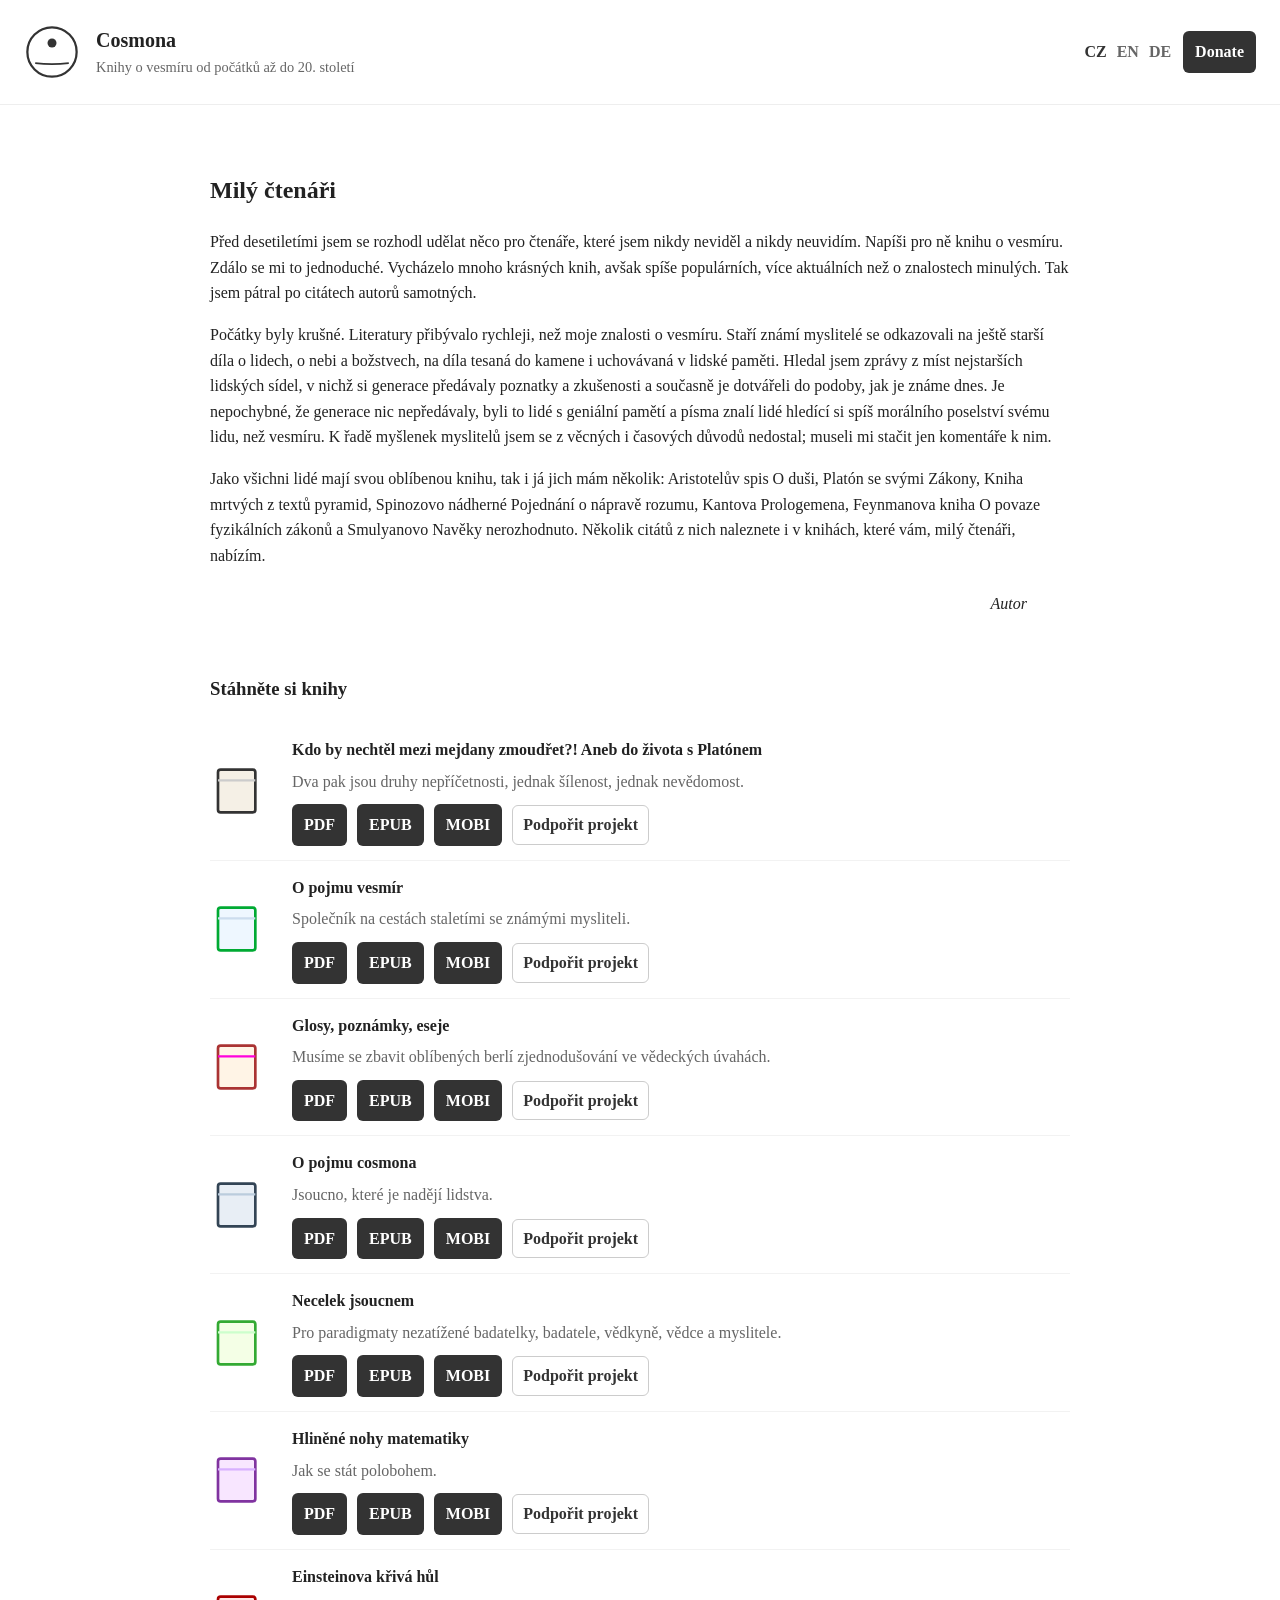
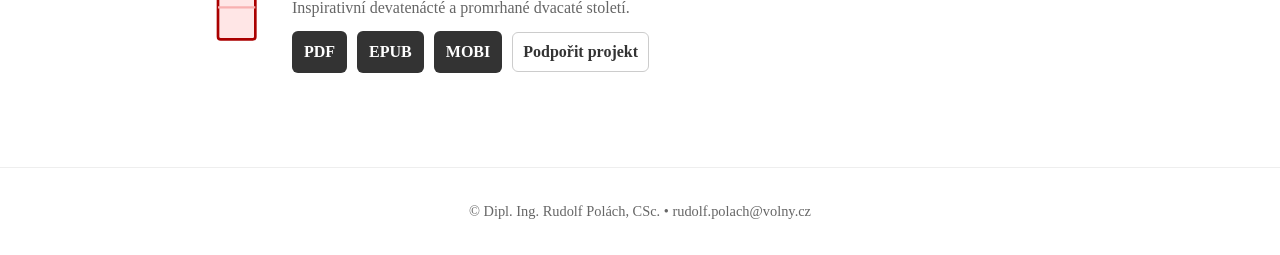
<file: index.html>
<!doctype html>
<html lang="cs">
<head>
 <!-- Google tag (gtag.js) -->
 <script async src="https://www.googletagmanager.com/gtag/js?id=G-7ZQGL3QBT3"></script>
 <script>
   window.dataLayer = window.dataLayer || [];
   function gtag(){dataLayer.push(arguments);}
   gtag('js', new Date());
   gtag('config', 'G-7ZQGL3QBT3');
 </script>

  <meta charset="utf-8" />
  <meta name="viewport" content="width=device-width,initial-scale=1" />
  <meta name="description" content="Autorská stránka Rudolfa Polácha. Knihy o vesmíru, starověkých textech, filozofii a myšlení od dávných civilizací po 20. století.">
  <title>Cosmona — Knihy o vesmíru Rudolfa Polácha</title>
  <link rel="icon" href="/favicon.svg" type="image/svg+xml">
  <link rel="stylesheet" href="index.css">
</head>
<body>
  <header class="site-header">
    <div class="brand">
      <svg class="logo" width="56" height="56" viewBox="0 0 100 100" aria-hidden="true">
        <circle cx="50" cy="50" r="44" fill="none" stroke="#333" stroke-width="4"/>
        <circle cx="50" cy="34" r="8" fill="#333"/>
        <path d="M20 70 C40 72, 60 72, 80 70" fill="none" stroke="#333" stroke-width="3"/>
      </svg>
      <div>
        <h1>Cosmona</h1>
        <p class="tag">Knihy o vesmíru od počátků až do 20. století</p>
      </div>
    </div>

    <nav class="top-right">
      <div class="lang-switch">
        <a href="index.html" class="active">CZ</a>
        <a href="index-en.html">EN</a>
        <a href="index-de.html">DE</a>
      </div>
      <a class="donate" href="donate.html">Donate</a>
    </nav>
  </header>

  <main class="container">
    <section class="intro">
      <h2>Milý čtenáři</h2>
      <p>
        Před desetiletími jsem se rozhodl udělat něco pro čtenáře, které jsem nikdy neviděl a nikdy neuvidím. Napíši pro ně knihu o vesmíru.
        Zdálo se mi to jednoduché. Vycházelo mnoho krásných knih, avšak spíše populárních, více aktuálních než  o znalostech minulých.
        Tak jsem pátral po citátech autorů samotných.
      </p>
      <p>
        Počátky byly krušné. Literatury přibývalo rychleji, než moje znalosti o vesmíru.
        Staří známí myslitelé se odkazovali na ještě starší díla o lidech, o nebi a božstvech, na díla tesaná do kamene i uchovávaná v lidské paměti.
        Hledal jsem zprávy z míst nejstarších lidských sídel, v nichž si generace předávaly poznatky a zkušenosti a současně je dotvářeli do podoby, jak je známe dnes.
        Je nepochybné, že generace nic nepředávaly, byli to lidé s geniální pamětí a písma znalí lidé hledící si spíš morálního poselství svému lidu, než vesmíru.
        K řadě myšlenek myslitelů jsem se z věcných i časových důvodů nedostal; museli mi stačit jen komentáře k nim. 
      </p>
      <p>
        Jako všichni lidé mají svou oblíbenou knihu, tak i já jich mám několik:
        Aristotelův spis O duši, Platón se svými Zákony, Kniha mrtvých z textů pyramid, Spinozovo nádherné Pojednání o nápravě rozumu, Kantova Prologemena, Feynmanova kniha O povaze fyzikálních zákonů a Smulyanovo Navěky nerozhodnuto.
        Několik citátů z nich naleznete i v knihách, které vám, milý čtenáři, nabízím.
      </p>
      <p class="signature">Autor</p>
    </section>

    <section class="books">
      <h3>Stáhněte si knihy</h3>

      <article class="book">
        <svg class="book-ico" width="64" height="64" viewBox="0 0 24 24" aria-hidden="true">
          <rect x="3" y="4" width="14" height="16" rx="1" fill="#f5f0e6" stroke="#333"/>
          <path d="M3 8h14" stroke="#ccc" stroke-width="0.8"/>
        </svg>
        <div class="meta">
          <h4>Kdo by nechtěl mezi mejdany zmoudřet?! Aneb do života s Platónem</h4>
          <p>Dva pak jsou druhy nepříčetnosti, jednak šílenost, jednak nevědomost.</p>
          <div class="actions">
            <a class="download" href="books/cz/kdo-by-nechtel-zmoudret.pdf" download>PDF</a>
            <a class="download" href="books/cz/kdo-by-nechtel-zmoudret.epub" download>EPUB</a>
            <a class="download" href="books/cz/kdo-by-nechtel-zmoudret.mobi" download>MOBI</a>
            <!-- <a class="download google" href="/" target="_blank" rel="noopener noreferrer">Google</a> -->
            <!-- <a class="download amazon" href="/" target="_blank" rel="noopener noreferrer">Amazon</a> -->
            <a class="donate-small" href="donate.html" rel="noopener noreferrer">Podpořit projekt</a>
          </div>
        </div>
      </article>

      <article class="book">
        <svg class="book-ico" width="64" height="64" viewBox="0 0 24 24" aria-hidden="true">
          <rect x="3" y="4" width="14" height="16" rx="1" fill="#eef7ff" stroke="#0a3"/>
          <path d="M3 8h14" stroke="#cde" stroke-width="0.8"/>
        </svg>
        <div class="meta">
          <h4>O pojmu vesmír</h4>
          <p>Společník na cestách staletími se známými mysliteli.</p>
          <div class="actions">
            <a class="download" href="books/cz/o-pojmu-vesmir.pdf" download>PDF</a>
            <a class="download" href="books/cz/o-pojmu-vesmir.epub" download>EPUB</a>
            <a class="download" href="books/cz/o-pojmu-vesmir.mobi" download>MOBI</a>
            <!-- <a class="download google" href="/" target="_blank" rel="noopener noreferrer">Google</a> -->
            <!-- <a class="download amazon" href="/" target="_blank" rel="noopener noreferrer">Amazon</a> -->
            <a class="donate-small" href="donate.html" rel="noopener noreferrer">Podpořit projekt</a>
          </div>
        </div>
      </article>

      <article class="book">
        <svg class="book-ico" width="64" height="64" viewBox="0 0 24 24" aria-hidden="true">
          <rect x="3" y="4" width="14" height="16" rx="1" fill="#fff4e6" stroke="#a33"/>
          <path d="M3 8h14" stroke="#f0d" stroke-width="0.8"/>
        </svg>
        <div class="meta">
          <h4>Glosy, poznámky, eseje</h4>
          <p>Musíme se zbavit oblíbených berlí zjednodušování ve vědeckých úvahách.</p>
          <div class="actions">
            <a class="download" href="books/cz/glosy-poznamky-eseje.pdf" download>PDF</a>
            <a class="download" href="books/cz/glosy-poznamky-eseje.epub" download>EPUB</a>
            <a class="download" href="books/cz/glosy-poznamky-eseje.mobi" download>MOBI</a>
            <!-- <a class="download google" href="/" target="_blank" rel="noopener noreferrer">Google</a> -->
            <!-- <a class="download amazon" href="/" target="_blank" rel="noopener noreferrer">Amazon</a> -->
            <a class="donate-small" href="donate.html" rel="noopener noreferrer">Podpořit projekt</a>
          </div>
        </div>
      </article>




      <article class="book">
        <svg class="book-ico" width="64" height="64" viewBox="0 0 24 24" aria-hidden="true">
          <rect x="3" y="4" width="14" height="16" rx="1" fill="#e8eef5" stroke="#345"/>
          <path d="M3 8h14" stroke="#bcd" stroke-width="0.8"/>
        </svg>
        <div class="meta">
          <h4>O pojmu cosmona</h4>
          <p>Jsoucno, které je nadějí lidstva.</p>
          <div class="actions">
            <a class="download" href="books/cz/o-pojmu-cosmona.pdf" download>PDF</a>
            <a class="download" href="books/cz/o-pojmu-cosmona.epub" download>EPUB</a>
            <a class="download" href="books/cz/o-pojmu-cosmona.mobi" download>MOBI</a>
            <!-- <a class="download google" href="/" target="_blank" rel="noopener noreferrer">Google</a> -->
            <!-- <a class="download amazon" href="/" target="_blank" rel="noopener noreferrer">Amazon</a> -->
            <a class="donate-small" href="donate.html" rel="noopener noreferrer">Podpořit projekt</a>
          </div>
        </div>
      </article>

      <article class="book">
        <svg class="book-ico" width="64" height="64" viewBox="0 0 24 24" aria-hidden="true">
          <rect x="3" y="4" width="14" height="16" rx="1" fill="#f4ffe6" stroke="#3a3"/>
          <path d="M3 8h14" stroke="#cfc" stroke-width="0.8"/>
        </svg>
        <div class="meta">
          <h4>Necelek jsoucnem</h4>
          <p>Pro paradigmaty nezatížené badatelky, badatele, vědkyně, vědce a myslitele.</p>
          <div class="actions">
            <a class="download" href="books/cz/necelek-jsoucnem.pdf" download>PDF</a>
            <a class="download" href="books/cz/necelek-jsoucnem.epub" download>EPUB</a>
            <a class="download" href="books/cz/necelek-jsoucnem.mobi" download>MOBI</a>
            <!-- <a class="download google" href="/" target="_blank" rel="noopener noreferrer">Google</a> -->
            <!-- <a class="download amazon" href="/" target="_blank" rel="noopener noreferrer">Amazon</a> -->
            <a class="donate-small" href="donate.html" rel="noopener noreferrer">Podpořit projekt</a>
          </div>
        </div>
      </article>

      <article class="book">
        <svg class="book-ico" width="64" height="64" viewBox="0 0 24 24" aria-hidden="true">
          <rect x="3" y="4" width="14" height="16" rx="1" fill="#f8e6ff" stroke="#8033a0"/>
          <path d="M3 8h14" stroke="#d8b0ff" stroke-width="0.8"/>
        </svg>
        <div class="meta">
          <h4>Hliněné nohy matematiky</h4>
          <p>Jak se stát polobohem.</p>
          <div class="actions">
            <a class="download" href="books/cz/hlinene-nohy-matematiky.pdf" download>PDF</a>
            <a class="download" href="books/cz/hlinene-nohy-matematiky.epub" download>EPUB</a>
            <a class="download" href="books/cz/hlinene-nohy-matematiky.mobi" download>MOBI</a>
            <!-- <a class="download google" href="/" target="_blank" rel="noopener noreferrer">Google</a> -->
            <!-- <a class="download amazon" href="/" target="_blank" rel="noopener noreferrer">Amazon</a> -->
            <a class="donate-small" href="donate.html" rel="noopener noreferrer">Podpořit projekt</a>
          </div>
        </div>
      </article>

      <article class="book">
        <svg class="book-ico" width="64" height="64" viewBox="0 0 24 24" aria-hidden="true">
          <rect x="3" y="4" width="14" height="16" rx="1" fill="#ffe6e6" stroke="#a00"/>
          <path d="M3 8h14" stroke="#f8b0b0" stroke-width="0.8"/>
        </svg>
        <div class="meta">
          <h4>Einsteinova křivá hůl</h4>
          <p>Inspirativní devatenácté a promrhané dvacaté století.</p>
          <div class="actions">
            <a class="download" href="books/cz/einsteinova-kriva-hul.pdf" download>PDF</a>
            <a class="download" href="books/cz/einsteinova-kriva-hul.epub" download>EPUB</a>
            <a class="download" href="books/cz/einsteinova-kriva-hul.mobi" download>MOBI</a>
            <!-- <a class="download google" href="/" target="_blank" rel="noopener noreferrer">Google</a> -->
            <!-- <a class="download amazon" href="/" target="_blank" rel="noopener noreferrer">Amazon</a> -->
            <a class="donate-small" href="donate.html" rel="noopener noreferrer">Podpořit projekt</a>
          </div>
        </div>
      </article>

    </section>
  </main>

  <footer class="site-footer">
    <p>© Dipl. Ing. Rudolf Polách, CSc. • rudolf&#46;polach&#64;volny&#46;cz</p>
  </footer>
</body>
</html>
</file>
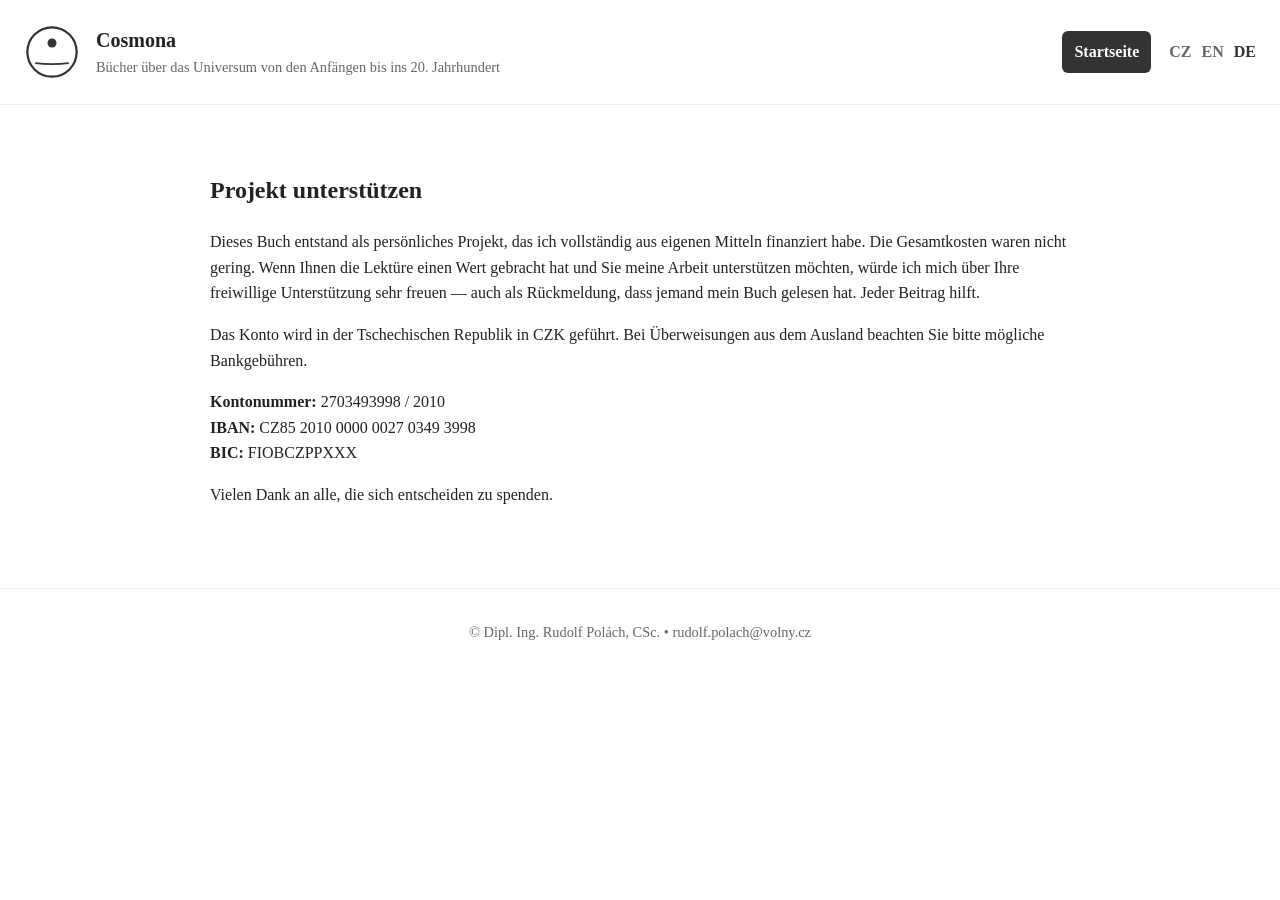
<file: donate-de.html>
<!doctype html>
<html lang="de">
<head>
 <!-- Google tag (gtag.js) -->
 <script async src="https://www.googletagmanager.com/gtag/js?id=G-7ZQGL3QBT3"></script>
 <script>
   window.dataLayer = window.dataLayer || [];
   function gtag(){dataLayer.push(arguments);}
   gtag('js', new Date());
   gtag('config', 'G-7ZQGL3QBT3');
 </script>

  <meta charset="utf-8" />
  <meta name="viewport" content="width=device-width,initial-scale=1" />
  <title>Cosmona — Projekt unterstützen</title>
  <link rel="icon" href="/favicon.svg" type="image/svg+xml">
  <link rel="stylesheet" href="index.css">
</head>
<body>
  <header class="site-header">
    <div class="brand">
      <svg class="logo" width="56" height="56" viewBox="0 0 100 100" aria-hidden="true">
        <circle cx="50" cy="50" r="44" fill="none" stroke="#333" stroke-width="4"/>
        <circle cx="50" cy="34" r="8" fill="#333"/>
        <path d="M20 70 C40 72, 60 72, 80 70" fill="none" stroke="#333" stroke-width="3"/>
      </svg>
      <div>
        <h1>Cosmona</h1>
        <p class="tag">Bücher über das Universum von den Anfängen bis ins 20. Jahrhundert</p>
      </div>
    </div>

    <nav class="top-right">
      <a class="home-link" href="index-de.html">Startseite</a>
      <div class="lang-switch">
        <a href="donate.html">CZ</a>
        <a href="donate-en.html">EN</a>
        <a href="donate-de.html" class="active">DE</a>
      </div>
    </nav>
  </header>

  <main class="container">
    <section class="intro">
      <h2>Projekt unterstützen</h2>
      <p>
        Dieses Buch entstand als persönliches Projekt, das ich vollständig aus eigenen Mitteln finanziert habe.
        Die Gesamtkosten waren nicht gering. Wenn Ihnen die Lektüre einen Wert gebracht hat und Sie meine Arbeit unterstützen möchten,
        würde ich mich über Ihre freiwillige Unterstützung sehr freuen — auch als Rückmeldung, dass jemand mein Buch gelesen hat.
        Jeder Beitrag hilft.
      </p>
      <p>
        Das Konto wird in der Tschechischen Republik in CZK geführt.
        Bei Überweisungen aus dem Ausland beachten Sie bitte mögliche Bankgebühren.
      </p>

      <p><strong>Kontonummer:</strong> 2703493998 / 2010<br>
      <strong>IBAN:</strong> CZ85 2010 0000 0027 0349 3998<br>
      <strong>BIC:</strong> FIOBCZPPXXX</p>

      <p>Vielen Dank an alle, die sich entscheiden zu spenden.</p>
    </section>
  </main>

  <footer class="site-footer">
    <p>© Dipl. Ing. Rudolf Polách, CSc. • rudolf&#46;polach&#64;volny&#46;cz</p>
  </footer>
</body>
</html>
</file>
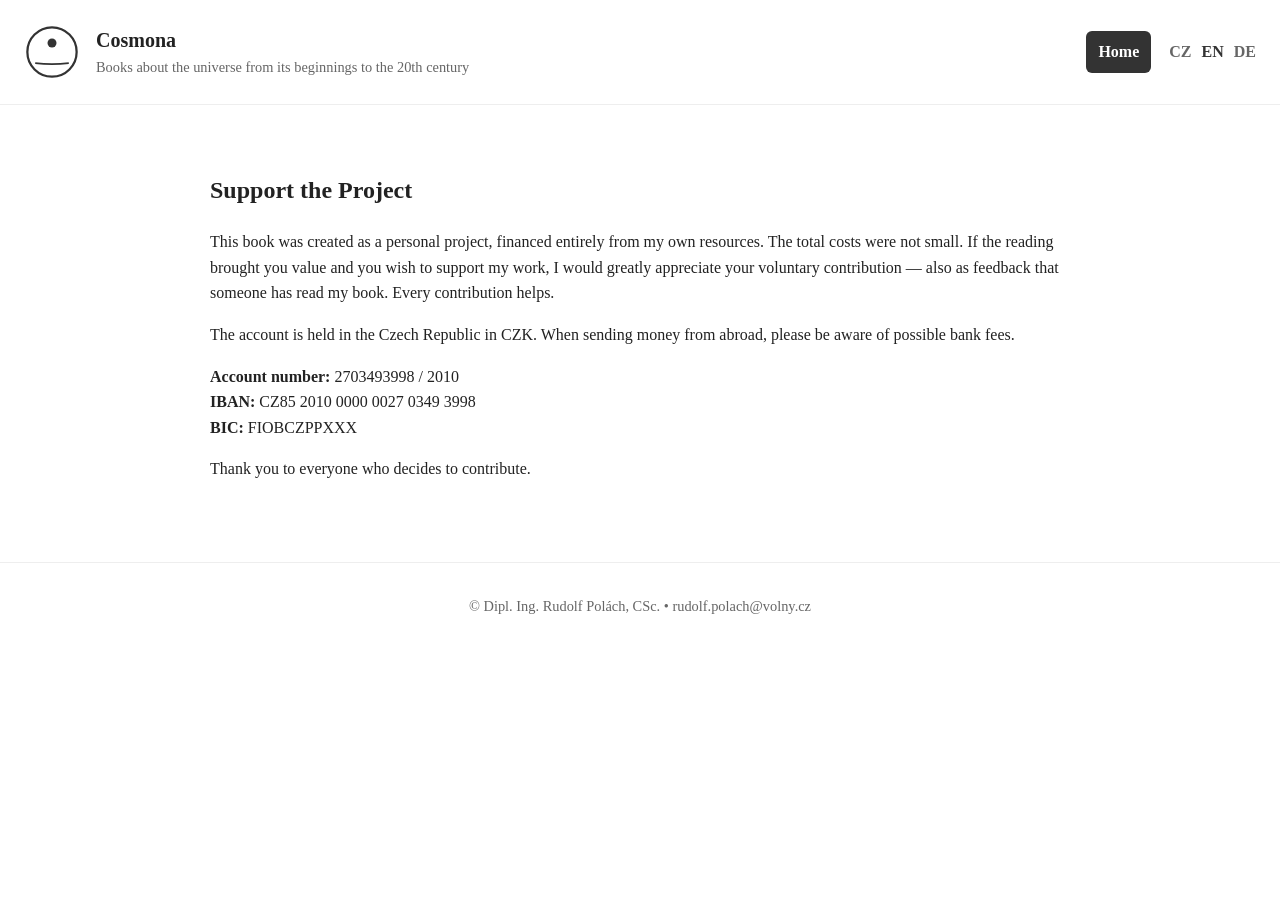
<file: donate-en.html>
<!doctype html>
<html lang="en">
<head>
 <!-- Google tag (gtag.js) -->
 <script async src="https://www.googletagmanager.com/gtag/js?id=G-7ZQGL3QBT3"></script>
 <script>
   window.dataLayer = window.dataLayer || [];
   function gtag(){dataLayer.push(arguments);}
   gtag('js', new Date());
   gtag('config', 'G-7ZQGL3QBT3');
 </script>

  <meta charset="utf-8" />
  <meta name="viewport" content="width=device-width,initial-scale=1" />
  <title>Cosmona — Support the Project</title>
  <link rel="icon" href="/favicon.svg" type="image/svg+xml">
  <link rel="stylesheet" href="index.css">
</head>
<body>
  <header class="site-header">
    <div class="brand">
      <svg class="logo" width="56" height="56" viewBox="0 0 100 100" aria-hidden="true">
        <circle cx="50" cy="50" r="44" fill="none" stroke="#333" stroke-width="4"/>
        <circle cx="50" cy="34" r="8" fill="#333"/>
        <path d="M20 70 C40 72, 60 72, 80 70" fill="none" stroke="#333" stroke-width="3"/>
      </svg>
      <div>
        <h1>Cosmona</h1>
        <p class="tag">Books about the universe from its beginnings to the 20th century</p>
      </div>
    </div>

    <nav class="top-right">
      <a class="home-link" href="index-en.html">Home</a>
      <div class="lang-switch">
        <a href="donate.html">CZ</a>
        <a href="donate-en.html" class="active">EN</a>
        <a href="donate-de.html">DE</a>
      </div>
    </nav>
  </header>

  <main class="container">
    <section class="intro">
      <h2>Support the Project</h2>
      <p>
        This book was created as a personal project, financed entirely from my own resources.
        The total costs were not small. If the reading brought you value and you wish to support my work,
        I would greatly appreciate your voluntary contribution — also as feedback that someone has read my book.
        Every contribution helps.
      </p>
      <p>
        The account is held in the Czech Republic in CZK.  
        When sending money from abroad, please be aware of possible bank fees.
      </p>

      <p><strong>Account number:</strong> 2703493998 / 2010<br>
      <strong>IBAN:</strong> CZ85 2010 0000 0027 0349 3998<br>
      <strong>BIC:</strong> FIOBCZPPXXX</p>

      <p>Thank you to everyone who decides to contribute.</p>
    </section>
  </main>

  <footer class="site-footer">
    <p>© Dipl. Ing. Rudolf Polách, CSc. • rudolf&#46;polach&#64;volny&#46;cz</p>
  </footer>
</body>
</html>
</file>
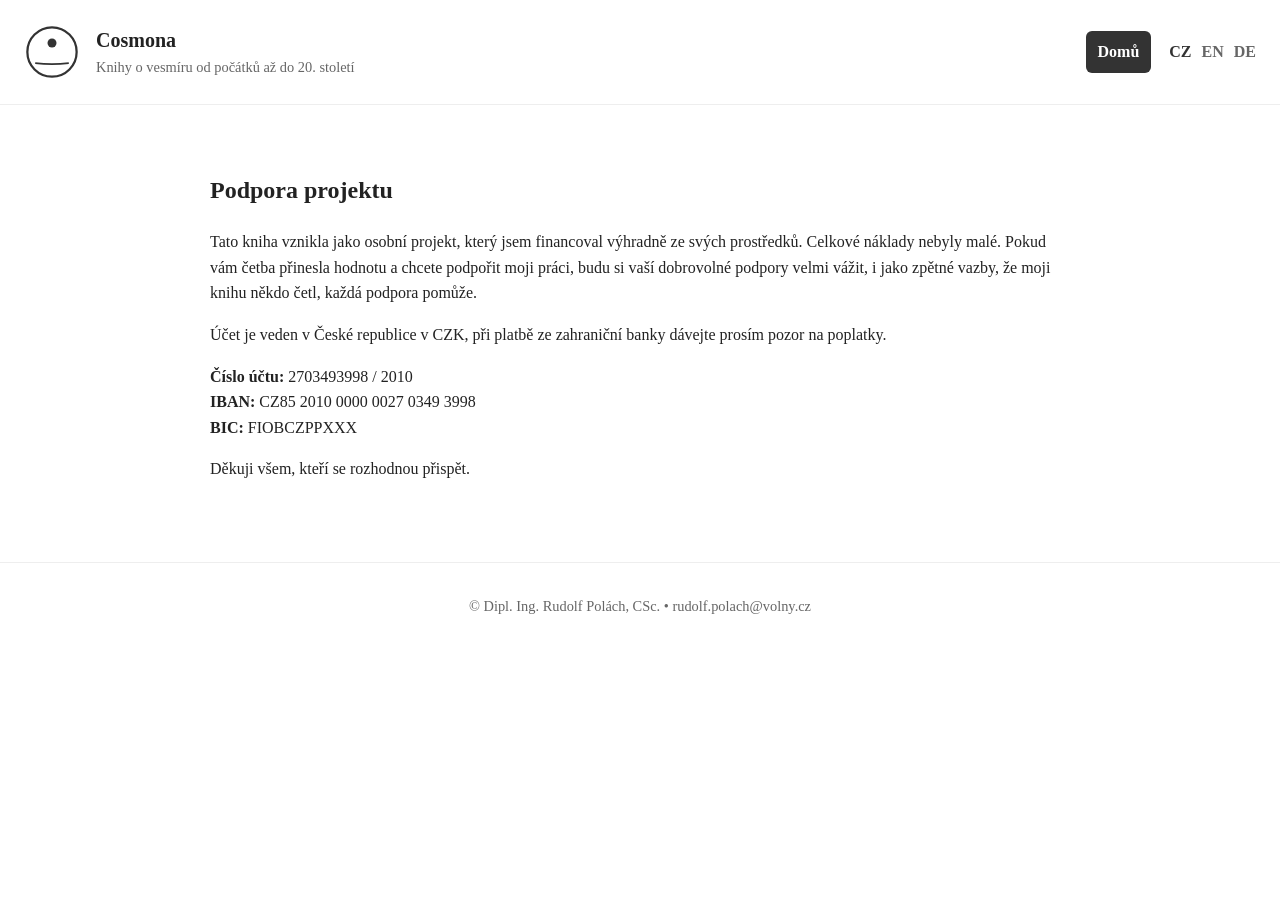
<file: donate.html>
<!doctype html>
<html lang="cs">
<head>
 <!-- Google tag (gtag.js) -->
 <script async src="https://www.googletagmanager.com/gtag/js?id=G-7ZQGL3QBT3"></script>
 <script>
   window.dataLayer = window.dataLayer || [];
   function gtag(){dataLayer.push(arguments);}
   gtag('js', new Date());
   gtag('config', 'G-7ZQGL3QBT3');
 </script>

  <meta charset="utf-8" />
  <meta name="viewport" content="width=device-width,initial-scale=1" />
  <title>Cosmona — Podpora projektu</title>
  <link rel="icon" href="/favicon.svg" type="image/svg+xml">
  <link rel="stylesheet" href="index.css">
</head>
<body>
  <header class="site-header">
    <div class="brand">
      <svg class="logo" width="56" height="56" viewBox="0 0 100 100" aria-hidden="true">
        <circle cx="50" cy="50" r="44" fill="none" stroke="#333" stroke-width="4"/>
        <circle cx="50" cy="34" r="8" fill="#333"/>
        <path d="M20 70 C40 72, 60 72, 80 70" fill="none" stroke="#333" stroke-width="3"/>
      </svg>
      <div>
        <h1>Cosmona</h1>
        <p class="tag">Knihy o vesmíru od počátků až do 20. století</p>
      </div>
    </div>

    <nav class="top-right">
      <a class="home-link" href="index.html">Domů</a>
      <div class="lang-switch">
        <a href="donate.html" class="active">CZ</a>
        <a href="donate-en.html">EN</a>
        <a href="donate-de.html">DE</a>
      </div>
    </nav>
  </header>

  <main class="container">
    <section class="intro">
      <h2>Podpora projektu</h2>
      <p>
        Tato kniha vznikla jako osobní projekt, který jsem financoval výhradně ze svých prostředků.
        Celkové náklady nebyly malé. Pokud vám četba přinesla hodnotu a chcete podpořit moji práci,
        budu si vaší dobrovolné podpory velmi vážit, i jako zpětné vazby, že moji knihu někdo četl,
        každá podpora pomůže.
      </p>
      <p>
        Účet je veden v České republice v CZK, při platbě ze zahraniční banky dávejte prosím pozor na poplatky.
      </p>

      <p><strong>Číslo účtu:</strong> 2703493998 / 2010<br>
      <strong>IBAN:</strong> CZ85 2010 0000 0027 0349 3998<br>
      <strong>BIC:</strong> FIOBCZPPXXX</p>

      <p>Děkuji všem, kteří se rozhodnou přispět.</p>
    </section>
  </main>

  <footer class="site-footer">
    <p>© Dipl. Ing. Rudolf Polách, CSc. • rudolf&#46;polach&#64;volny&#46;cz</p>
  </footer>
</body>
</html>
</file>
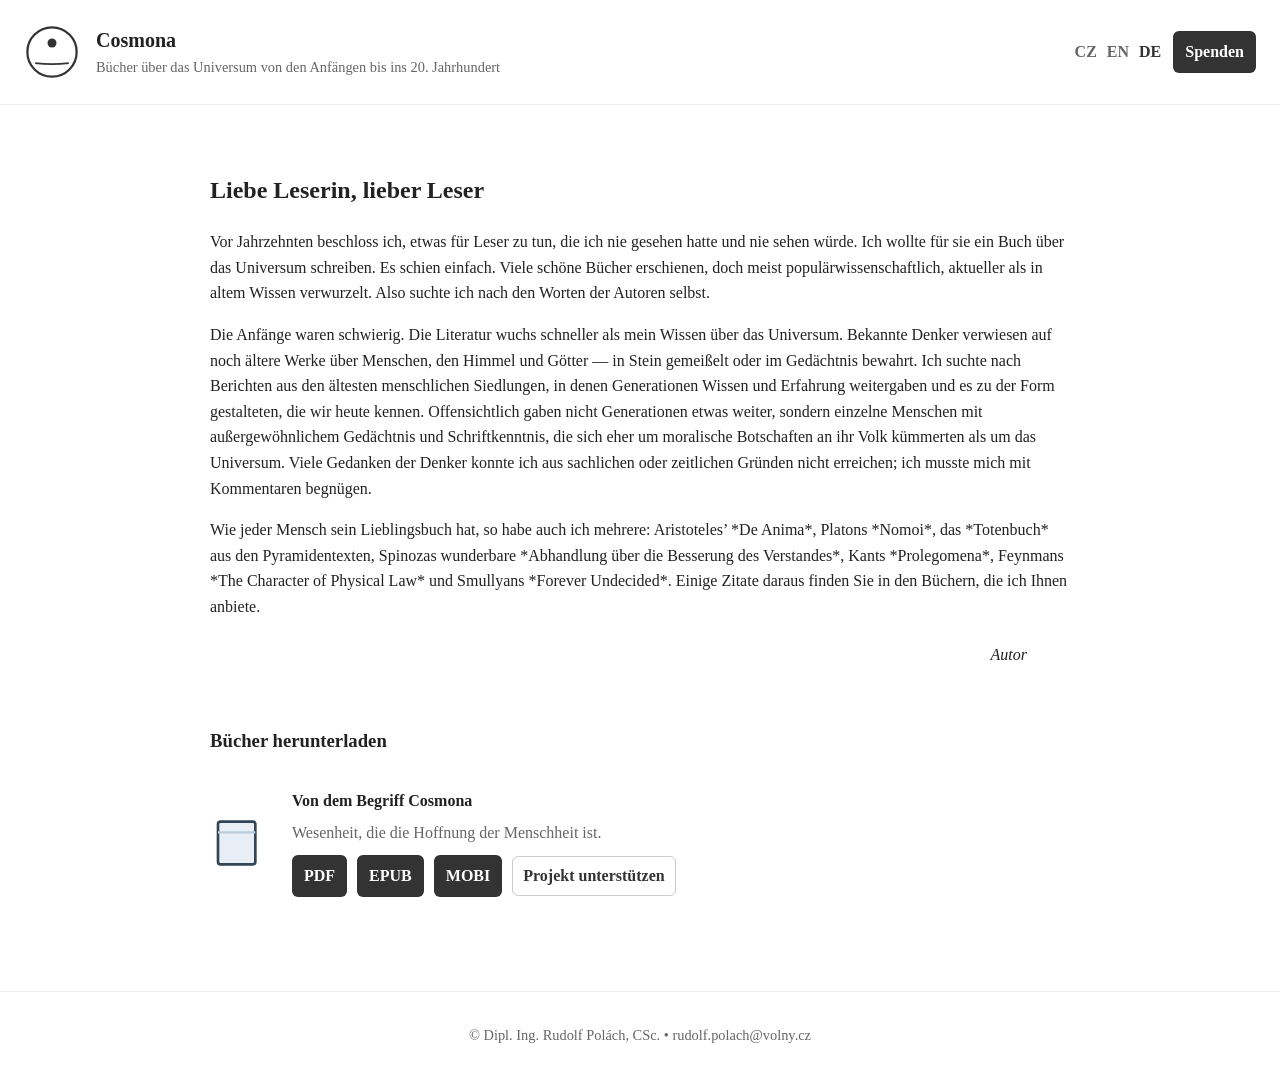
<file: index-de.html>
<!doctype html>
<html lang="de">
<head>
 <!-- Google tag (gtag.js) -->
 <script async src="https://www.googletagmanager.com/gtag/js?id=G-7ZQGL3QBT3"></script>
 <script>
   window.dataLayer = window.dataLayer || [];
   function gtag(){dataLayer.push(arguments);}
   gtag('js', new Date());
   gtag('config', 'G-7ZQGL3QBT3');
 </script>

  <meta charset="utf-8" />
  <meta name="viewport" content="width=device-width,initial-scale=1" />
  <meta name="description" content="Autorenwebseite von Rudolf Polách. Bücher über das Universum, antikes Wissen, Philosophie und die Entwicklung menschlichen Denkens bis ins 20. Jahrhundert.">
  <title>Cosmona — Bücher über das Universum von Rudolf Polách</title>
  <link rel="icon" href="/favicon.svg" type="image/svg+xml">
  <link rel="stylesheet" href="index.css">
</head>
<body>
  <header class="site-header">
    <div class="brand">
      <svg class="logo" width="56" height="56" viewBox="0 0 100 100" aria-hidden="true">
        <circle cx="50" cy="50" r="44" fill="none" stroke="#333" stroke-width="4"/>
        <circle cx="50" cy="34" r="8" fill="#333"/>
        <path d="M20 70 C40 72, 60 72, 80 70" fill="none" stroke="#333" stroke-width="3"/>
      </svg>
      <div>
        <h1>Cosmona</h1>
        <p class="tag">Bücher über das Universum von den Anfängen bis ins 20. Jahrhundert</p>
      </div>
    </div>

    <nav class="top-right">
      <div class="lang-switch">
        <a href="index.html">CZ</a>
        <a href="index-en.html">EN</a>
        <a href="index-de.html" class="active">DE</a>
      </div>
      <a class="donate" href="donate-de.html">Spenden</a>
    </nav>
  </header>

  <main class="container">
    <section class="intro">
      <h2>Liebe Leserin, lieber Leser</h2>
      <p>
        Vor Jahrzehnten beschloss ich, etwas für Leser zu tun, die ich nie gesehen hatte und nie sehen würde.
        Ich wollte für sie ein Buch über das Universum schreiben.
        Es schien einfach. Viele schöne Bücher erschienen, doch meist populärwissenschaftlich, aktueller als in altem Wissen verwurzelt.
        Also suchte ich nach den Worten der Autoren selbst.
      </p>
      <p>
        Die Anfänge waren schwierig. Die Literatur wuchs schneller als mein Wissen über das Universum.
        Bekannte Denker verwiesen auf noch ältere Werke über Menschen, den Himmel und Götter — in Stein gemeißelt oder im Gedächtnis bewahrt.
        Ich suchte nach Berichten aus den ältesten menschlichen Siedlungen, in denen Generationen Wissen und Erfahrung weitergaben und es zu der Form gestalteten, die wir heute kennen.
        Offensichtlich gaben nicht Generationen etwas weiter, sondern einzelne Menschen mit außergewöhnlichem Gedächtnis und Schriftkenntnis, die sich eher um moralische Botschaften an ihr Volk kümmerten als um das Universum.
        Viele Gedanken der Denker konnte ich aus sachlichen oder zeitlichen Gründen nicht erreichen; ich musste mich mit Kommentaren begnügen.
      </p>
      <p>
        Wie jeder Mensch sein Lieblingsbuch hat, so habe auch ich mehrere:
        Aristoteles’ *De Anima*, Platons *Nomoi*, das *Totenbuch* aus den Pyramidentexten, Spinozas wunderbare *Abhandlung über die Besserung des Verstandes*, Kants *Prolegomena*, Feynmans *The Character of Physical Law* und Smullyans *Forever Undecided*.
        Einige Zitate daraus finden Sie in den Büchern, die ich Ihnen anbiete.
      </p>
      <p class="signature">Autor</p>
    </section>

    <section class="books">
      <h3>Bücher herunterladen</h3>

      <article class="book">
        <svg class="book-ico" width="64" height="64" viewBox="0 0 24 24" aria-hidden="true">
          <rect x="3" y="4" width="14" height="16" rx="1" fill="#e8eef5" stroke="#345"/>
          <path d="M3 8h14" stroke="#bcd" stroke-width="0.8"/>
        </svg>
        <div class="meta">
          <h4>Von dem Begriff Cosmona</h4>
          <p>Wesenheit, die die Hoffnung der Menschheit ist.</p>
          <div class="actions">
            <a class="download" href="books/de/von-dem-begriff-cosmona.pdf" download>PDF</a>
            <a class="download" href="books/de/von-dem-begriff-cosmona.epub" download>EPUB</a>
            <a class="download" href="books/de/von-dem-begriff-cosmona.mobi" download>MOBI</a>
            <!-- <a class="download google" href="/" target="_blank" rel="noopener noreferrer">Google</a> -->
            <!-- <a class="download amazon" href="/" target="_blank" rel="noopener noreferrer">Amazon</a> -->
            <a class="donate-small" href="donate-de.html">Projekt unterstützen</a>
          </div>
        </div>
      </article>

    </section>
  </main>

  <footer class="site-footer">
    <p>© Dipl. Ing. Rudolf Polách, CSc. • rudolf&#46;polach&#64;volny&#46;cz</p>
  </footer>
</body>
</html>
</file>
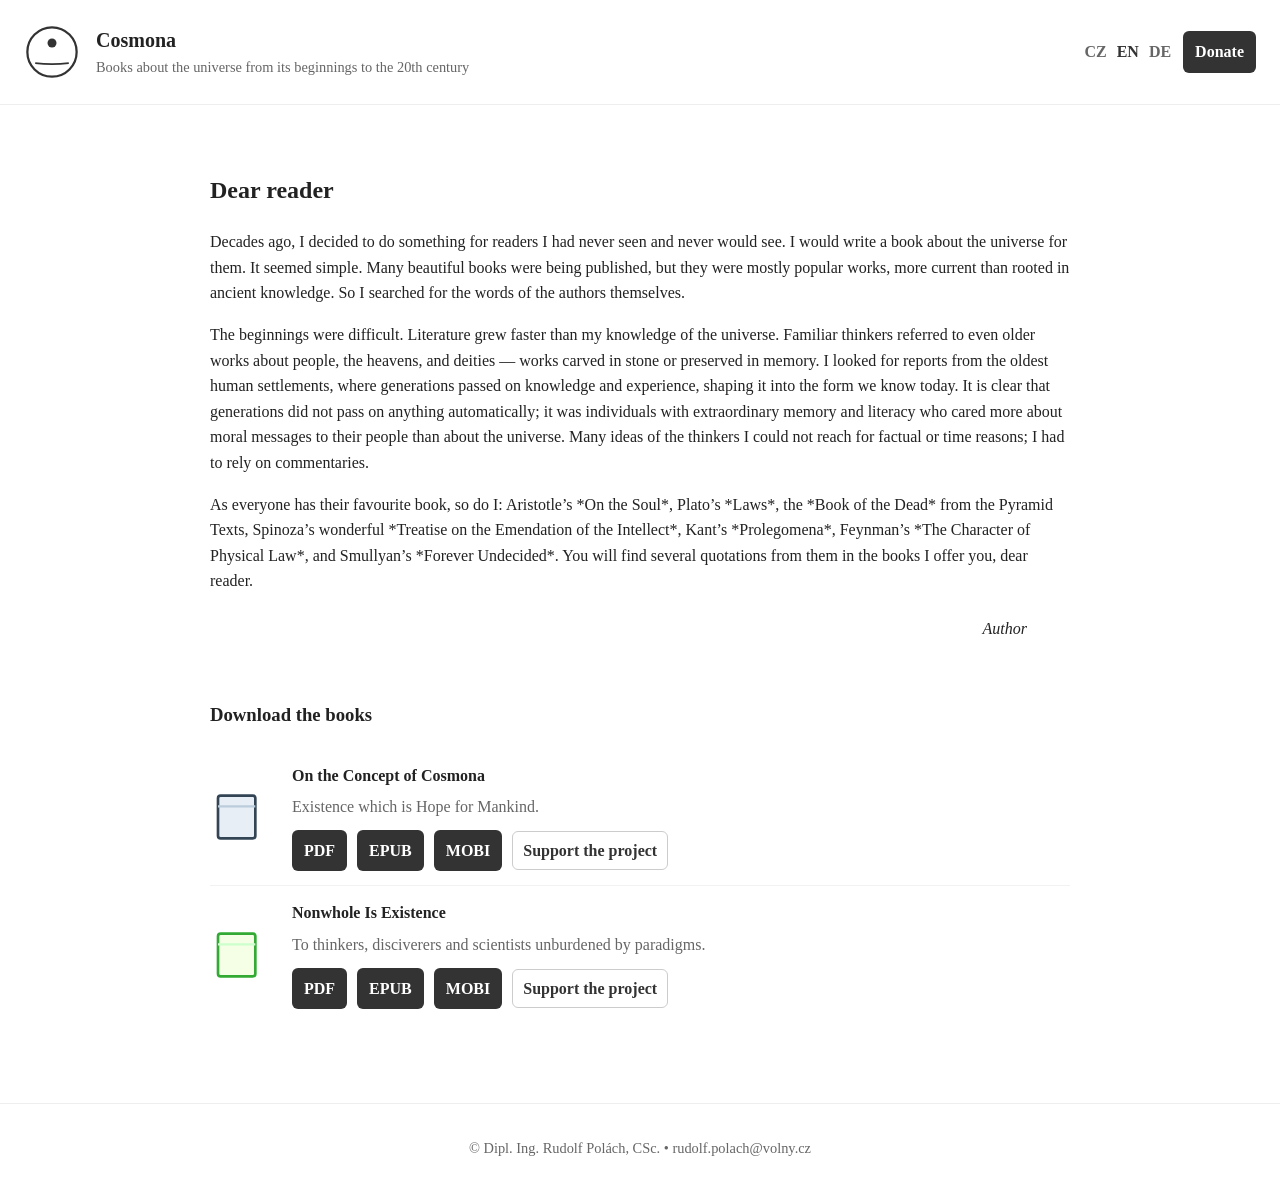
<file: index-en.html>
<!doctype html>
<html lang="en">
<head>
 <!-- Google tag (gtag.js) -->
 <script async src="https://www.googletagmanager.com/gtag/js?id=G-7ZQGL3QBT3"></script>
 <script>
   window.dataLayer = window.dataLayer || [];
   function gtag(){dataLayer.push(arguments);}
   gtag('js', new Date());
   gtag('config', 'G-7ZQGL3QBT3');
 </script>

  <meta charset="utf-8" />
  <meta name="viewport" content="width=device-width,initial-scale=1" />
  <meta name="description" content="Author Rudolf Polách presents books on the universe, ancient knowledge, philosophy and the evolution of human thought from early civilizations to the 20th century.">
  <title>Cosmona — Books on the Universe by Rudolf Polách</title>
  <link rel="icon" href="/favicon.svg" type="image/svg+xml">
  <link rel="stylesheet" href="index.css">
</head>
<body>
  <header class="site-header">
    <div class="brand">
      <svg class="logo" width="56" height="56" viewBox="0 0 100 100" aria-hidden="true">
        <circle cx="50" cy="50" r="44" fill="none" stroke="#333" stroke-width="4"/>
        <circle cx="50" cy="34" r="8" fill="#333"/>
        <path d="M20 70 C40 72, 60 72, 80 70" fill="none" stroke="#333" stroke-width="3"/>
      </svg>
      <div>
        <h1>Cosmona</h1>
        <p class="tag">Books about the universe from its beginnings to the 20th century</p>
      </div>
    </div>

    <nav class="top-right">
      <div class="lang-switch">
        <a href="index.html">CZ</a>
        <a href="index-en.html" class="active">EN</a>
        <a href="index-de.html">DE</a>
      </div>
      <a class="donate" href="donate-en.html">Donate</a>
    </nav>
  </header>

  <main class="container">
    <section class="intro">
      <h2>Dear reader</h2>
      <p>
        Decades ago, I decided to do something for readers I had never seen and never would see. I would write a book about the universe for them.
        It seemed simple. Many beautiful books were being published, but they were mostly popular works, more current than rooted in ancient knowledge.
        So I searched for the words of the authors themselves.
      </p>
      <p>
        The beginnings were difficult. Literature grew faster than my knowledge of the universe.
        Familiar thinkers referred to even older works about people, the heavens, and deities — works carved in stone or preserved in memory.
        I looked for reports from the oldest human settlements, where generations passed on knowledge and experience, shaping it into the form we know today.
        It is clear that generations did not pass on anything automatically; it was individuals with extraordinary memory and literacy who cared more about moral messages to their people than about the universe.
        Many ideas of the thinkers I could not reach for factual or time reasons; I had to rely on commentaries.
      </p>
      <p>
        As everyone has their favourite book, so do I:
        Aristotle’s *On the Soul*, Plato’s *Laws*, the *Book of the Dead* from the Pyramid Texts, Spinoza’s wonderful *Treatise on the Emendation of the Intellect*, Kant’s *Prolegomena*, Feynman’s *The Character of Physical Law*, and Smullyan’s *Forever Undecided*.
        You will find several quotations from them in the books I offer you, dear reader.
      </p>
      <p class="signature">Author</p>
    </section>

    <section class="books">
      <h3>Download the books</h3>

      <article class="book">
        <svg class="book-ico" width="64" height="64" viewBox="0 0 24 24" aria-hidden="true">
          <rect x="3" y="4" width="14" height="16" rx="1" fill="#e8eef5" stroke="#345"/>
          <path d="M3 8h14" stroke="#bcd" stroke-width="0.8"/>
        </svg>
        <div class="meta">
          <h4>On the Concept of Cosmona</h4>
          <p>Existence which is Hope for Mankind.</p>
          <div class="actions">
            <a class="download" href="books/en/on-the-concept-of-cosmona.pdf" download>PDF</a>
            <a class="download" href="books/en/on-the-concept-of-cosmona.epub" download>EPUB</a>
            <a class="download" href="books/en/on-the-concept-of-cosmona.mobi" download>MOBI</a>
            <!-- <a class="download google" href="/" target="_blank" rel="noopener noreferrer">Google</a> -->
            <!-- <a class="download amazon" href="/" target="_blank" rel="noopener noreferrer">Amazon</a> -->
            <a class="donate-small" href="donate-en.html">Support the project</a>
          </div>
        </div>
      </article>

      <article class="book">
        <svg class="book-ico" width="64" height="64" viewBox="0 0 24 24" aria-hidden="true">
          <rect x="3" y="4" width="14" height="16" rx="1" fill="#f4ffe6" stroke="#3a3"/>
          <path d="M3 8h14" stroke="#cfc" stroke-width="0.8"/>
        </svg>
        <div class="meta">
          <h4>Nonwhole Is Existence</h4>
          <p>To thinkers, disciverers and scientists unburdened by paradigms.</p>
          <div class="actions">
            <a class="download" href="books/en/nonwhole-is-existence.pdf" download>PDF</a>
            <a class="download" href="books/en/nonwhole-is-existence.epub" download>EPUB</a>
            <a class="download" href="books/en/nonwhole-is-existence.mobi" download>MOBI</a>
            <!-- <a class="download google" href="/" target="_blank" rel="noopener noreferrer">Google</a> -->
            <!-- <a class="download amazon" href="/" target="_blank" rel="noopener noreferrer">Amazon</a> -->
            <a class="donate-small" href="donate-en.html">Support the project</a>
          </div>
        </div>
      </article>

    </section>
  </main>

  <footer class="site-footer">
    <p>© Dipl. Ing. Rudolf Polách, CSc. • rudolf&#46;polach&#64;volny&#46;cz</p>
  </footer>
</body>
</html>
</file>
<file: index.css>
:root {
  --bg: #fff;
  --text: #222;
  --muted: #666;
  --accent: #333;
  --maxw: 900px;
  font-family: "Georgia", serif;
  color-scheme: light;
}

* {
  box-sizing: border-box;
}

body {
  margin: 0;
  background: var(--bg);
  color: var(--text);
  line-height: 1.6;
}

.site-header {
  display: flex;
  justify-content: space-between;
  align-items: center;
  padding: 24px;
  border-bottom: 1px solid #eee;
}

.brand {
  display: flex;
  gap: 16px;
  align-items: center;
}

.brand h1 {
  margin: 0;
  font-size: 1.25rem;
}

.brand .tag {
  margin: 0;
  color: var(--muted);
  font-size: 0.9rem;
}

.logo {
  flex: 0 0 56px;
}

.top-right {
  display: flex;
  align-items: center;
  gap: 12px;
}

.lang-switch a {
  margin-left: 6px;
  text-decoration: none;
  color: var(--muted);
  font-weight: 600;
}

.lang-switch a.active {
  color: var(--accent);
}

.donate {
  padding: 8px 12px;
  background: #333;
  color: #fff;
  text-decoration: none;
  border-radius: 6px;
  font-weight: 700;
}

.home-link {
  padding: 8px 12px;
  background: #333;
  color: white;
  text-decoration: none;
  border-radius: 6px;
  font-weight: 700;
}

.container {
  max-width: var(--maxw);
  margin: 36px auto;
  padding: 30px 20px 0;
}

.intro h2 {
  margin-top: 0;
  font-family: Georgia, serif;
}

.books {
  margin-top: 58px;
}

.book {
  display: flex;
  gap: 18px;
  align-items: center;
  padding: 14px 0;
  border-top: 1px solid #f2f2f2;
}

.book:first-of-type {
  border-top: none;
}

.book-ico {
  flex: 0 0 64px;
}

.meta h4 {
  margin: 0 0 6px 0;
}

.meta p {
  margin: 0 0 10px 0;
  color: var(--muted);
}

.actions {
  display: flex;
  gap: 10px;
  align-items: center;
  flex-wrap: wrap;
}

.download {
  display: inline-block;
  padding: 8px 12px;
  background: #333;
  color: #fff;
  text-decoration: none;
  border-radius: 6px;
  font-weight: 700;
}

.download.google {
  color: #E5F3FF;
}
.download.google:hover {
  color: #5A94E6;
}

.download.amazon {
  color: #FFF9F2;
}
.download.amazon:hover {
  color: #FF7A26;
}

.donate-small {
  display: inline-block;
  padding: 6px 10px;
  background: #fdfdfd transparent;
  border: 1px solid #ccc;
  color: #333;
  text-decoration: none;
  border-radius: 6px;
  font-weight: 700;
}
.donate-small:hover {
  transition: box-shadow 0.3s linear;
  box-shadow:
    0 0 5px 1px rgba(212, 175, 55, 0.45)
}

.site-footer {
  border-top: 1px solid #eee;
  margin-top: 80px;
  padding: 18px;
  text-align: center;
  color: var(--muted);
  font-size: 0.9rem;
}

.signature {
  font-style: italic;
  margin-top: 1.4rem;
  width: fit-content;
  margin-left: auto;
  margin-right: 5%;
}

@media (max-width: 640px) {
  .book {
    gap: 12px;
  }

  .brand h1 {
    font-size: 1rem;
  }
}

@media (max-width: 340px) {
  .book-ico {display: none}
}
</file>
